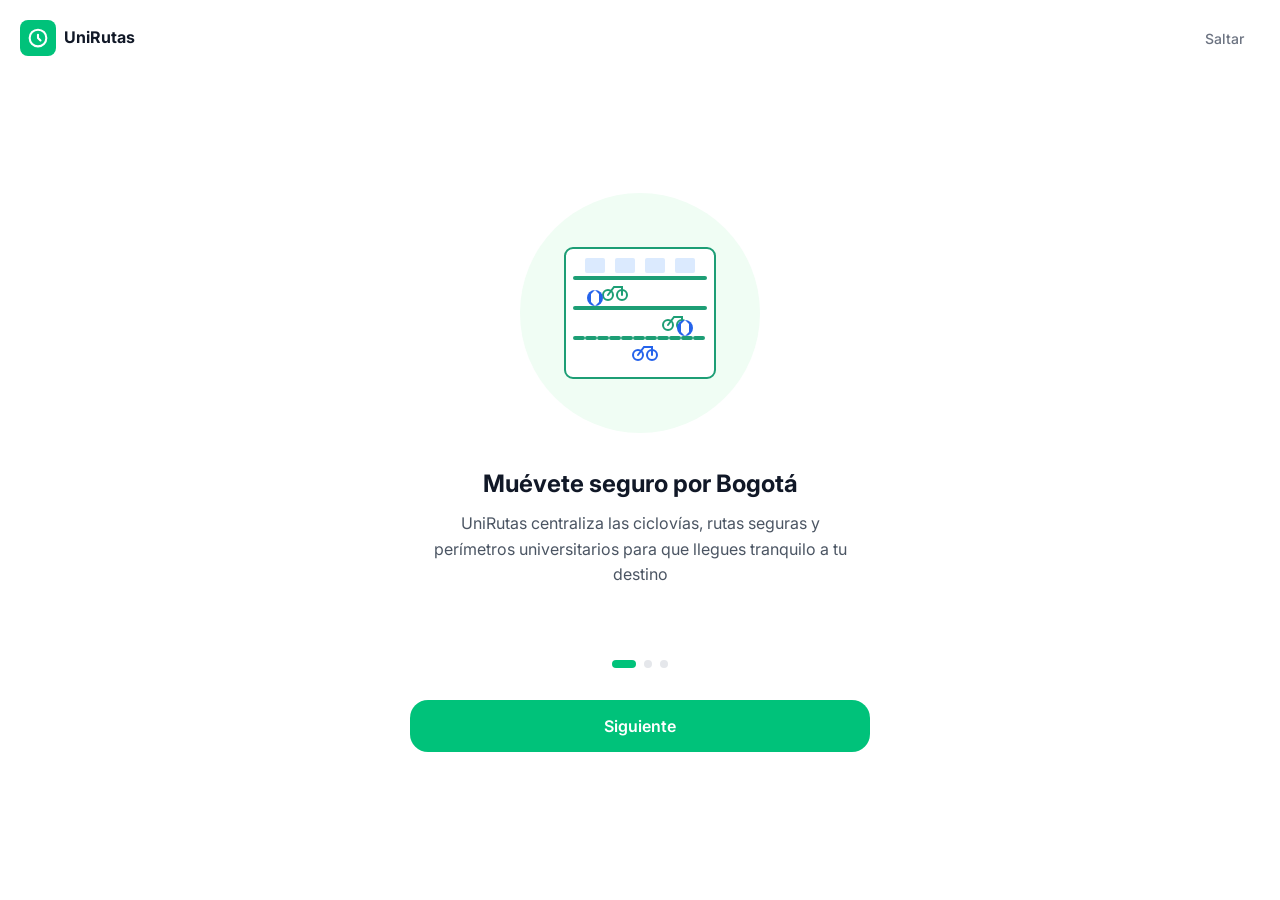
<file: onboarding.html>
<!DOCTYPE html>
<html lang="es">
<head>
  <meta charset="UTF-8">
  <meta name="viewport" content="width=device-width, initial-scale=1.0">
  <title>UniRutas — Bienvenido</title>
  <link rel="stylesheet" href="css/styles.css">
  <link rel="preconnect" href="https://fonts.googleapis.com">
  <link href="https://fonts.googleapis.com/css2?family=Inter:wght@400;500;600;700&display=swap" rel="stylesheet">
  <style>
    * {
      margin: 0;
      padding: 0;
      box-sizing: border-box;
    }

    body {
      font-family: 'Inter', -apple-system, BlinkMacSystemFont, sans-serif;
      background: var(--blanco, #ffffff);
      min-height: 100vh;
      display: flex;
      flex-direction: column;
      overflow: hidden;
    }

    .onboarding-container {
      flex: 1;
      display: flex;
      flex-direction: column;
      align-items: center;
      justify-content: center;
      padding: 20px;
      max-width: 500px;
      margin: 0 auto;
      width: 100%;
    }

    .skip-btn {
      position: absolute;
      top: 20px;
      right: 20px;
      padding: 10px 16px;
      border: none;
      background: transparent;
      color: var(--gris-500, #6b7280);
      font-size: 0.875rem;
      font-weight: 500;
      cursor: pointer;
      transition: color 0.15s;
    }
    .skip-btn:hover {
      color: var(--gris-700, #374151);
    }

    .carousel {
      position: relative;
      width: 100%;
      overflow: hidden;
    }

    .carousel-track {
      display: flex;
      transition: transform 0.5s cubic-bezier(0.34, 1.1, 0.64, 1);
    }

    .carousel-slide {
      flex: 0 0 100%;
      padding: 40px 20px;
      text-align: center;
      opacity: 0;
      transition: opacity 0.3s ease;
    }
    .carousel-slide.active {
      opacity: 1;
    }

    .illustration {
      width: 250px;
      height: 250px;
      margin: 0 auto 32px;
    }

    .slide-title {
      font-size: 1.5rem;
      font-weight: 700;
      color: var(--gris-900, #111827);
      margin-bottom: 12px;
    }

    .slide-text {
      font-size: 1rem;
      color: var(--gris-600, #4b5563);
      line-height: 1.6;
    }

    .dots {
      display: flex;
      justify-content: center;
      gap: 8px;
      margin: 32px 0;
    }

    .dot {
      width: 8px;
      height: 8px;
      border-radius: 50%;
      background: var(--gris-200, #e5e7eb);
      cursor: pointer;
      transition: all 0.3s;
    }
    .dot.active {
      background: var(--verde, #1d9e75);
      width: 24px;
      border-radius: 4px;
    }

    .btn-next {
      width: 100%;
      padding: 16px 32px;
      border-radius: var(--radio-lg, 12px);
      border: none;
      background: var(--verde, #1d9e75);
      color: var(--blanco, #ffffff);
      font-size: 1rem;
      font-weight: 600;
      cursor: pointer;
      transition: background 0.15s, transform 0.15s;
    }
    .btn-next:hover {
      background: var(--verde-dark, #0f6e56);
      transform: translateY(-1px);
    }
    .btn-next:active {
      transform: translateY(0);
    }

    .logo {
      position: absolute;
      top: 20px;
      left: 20px;
      display: flex;
      align-items: center;
      gap: 8px;
      text-decoration: none;
    }
    .logo-icon {
      width: 36px;
      height: 36px;
      background: var(--verde, #1d9e75);
      border-radius: 8px;
      display: flex;
      align-items: center;
      justify-content: center;
    }
    .logo-text {
      font-size: 1rem;
      font-weight: 700;
      color: var(--gris-900, #111827);
    }
  </style>
</head>
<body>

<a class="logo" href="index.html">
  <div class="logo-icon">
    <svg width="20" height="20" viewBox="0 0 24 24" fill="none" stroke="white" stroke-width="2.5" stroke-linecap="round" stroke-linejoin="round">
      <circle cx="12" cy="12" r="10"/>
      <path d="M12 8v4l3 3"/>
    </svg>
  </div>
  <span class="logo-text">UniRutas</span>
</a>

<button class="skip-btn" id="skip-btn">Saltar</button>

<div class="onboarding-container">
  <div class="carousel">
    <div class="carousel-track" id="carousel-track">
      
      <!-- Paso 1 -->
      <div class="carousel-slide active" data-step="0">
        <div class="illustration">
          <svg viewBox="0 0 250 250" fill="none" xmlns="http://www.w3.org/2000/svg">
            <!-- Background circle -->
            <circle cx="125" cy="125" r="120" fill="#f0fdf4"/>
            
            <!-- Map base -->
            <rect x="50" y="60" width="150" height="130" rx="8" fill="#ffffff" stroke="#1d9e75" stroke-width="2"/>
            
            <!-- Ciclovía routes -->
            <path d="M60 90 L190 90" stroke="#1d9e75" stroke-width="4" stroke-linecap="round"/>
            <path d="M60 120 L190 120" stroke="#1d9e75" stroke-width="4" stroke-linecap="round"/>
            <path d="M60 150 L190 150" stroke="#1d9e75" stroke-width="4" stroke-linecap="round" stroke-dasharray="8 4"/>
            
            <!-- Buildings -->
            <rect x="70" y="70" width="20" height="15" rx="2" fill="#dbeafe"/>
            <rect x="100" y="70" width="20" height="15" rx="2" fill="#dbeafe"/>
            <rect x="130" y="70" width="20" height="15" rx="2" fill="#dbeafe"/>
            <rect x="160" y="70" width="20" height="15" rx="2" fill="#dbeafe"/>
            
            <!-- Bicycles -->
            <g transform="translate(85, 95)">
              <circle cx="8" cy="12" r="5" stroke="#1d9e75" stroke-width="2" fill="none"/>
              <circle cx="22" cy="12" r="5" stroke="#1d9e75" stroke-width="2" fill="none"/>
              <path d="M8 12 L14 4 L22 4 L22 12" stroke="#1d9e75" stroke-width="2" fill="none" stroke-linecap="round"/>
            </g>
            <g transform="translate(145, 125)">
              <circle cx="8" cy="12" r="5" stroke="#1d9e75" stroke-width="2" fill="none"/>
              <circle cx="22" cy="12" r="5" stroke="#1d9e75" stroke-width="2" fill="none"/>
              <path d="M8 12 L14 4 L22 4 L22 12" stroke="#1d9e75" stroke-width="2" fill="none" stroke-linecap="round"/>
            </g>
            <g transform="translate(115, 155)">
              <circle cx="8" cy="12" r="5" stroke="#2563eb" stroke-width="2" fill="none"/>
              <circle cx="22" cy="12" r="5" stroke="#2563eb" stroke-width="2" fill="none"/>
              <path d="M8 12 L14 4 L22 4 L22 12" stroke="#2563eb" stroke-width="2" fill="none" stroke-linecap="round"/>
            </g>
            
            <!-- University markers -->
            <circle cx="80" cy="110" r="8" fill="#2563eb"/>
            <path d="M76 106 L80 102 L84 106 L84 114 L80 118 L76 114 Z" fill="white"/>
            
            <circle cx="170" cy="140" r="8" fill="#2563eb"/>
            <path d="M166 136 L170 132 L174 136 L174 144 L170 148 L166 144 Z" fill="white"/>
          </svg>
        </div>
        <h2 class="slide-title">Muévete seguro por Bogotá</h2>
        <p class="slide-text">UniRutas centraliza las ciclovías, rutas seguras y perímetros universitarios para que llegues tranquilo a tu destino</p>
      </div>

      <!-- Paso 2 -->
      <div class="carousel-slide" data-step="1">
        <div class="illustration">
          <svg viewBox="0 0 250 250" fill="none" xmlns="http://www.w3.org/2000/svg">
            <!-- Background circle -->
            <circle cx="125" cy="125" r="120" fill="#fef3c7"/>
            
            <!-- Road -->
            <path d="M30 180 Q125 100 220 180" stroke="#f59e0b" stroke-width="8" fill="none" stroke-linecap="round"/>
            <path d="M30 180 Q125 100 220 180" stroke="#ffffff" stroke-width="4" fill="none" stroke-linecap="round" stroke-dasharray="12 8"/>
            
            <!-- Cyclist 1 -->
            <g transform="translate(60, 150)">
              <circle cx="10" cy="15" r="6" stroke="#f59e0b" stroke-width="2" fill="none"/>
              <circle cx="26" cy="15" r="6" stroke="#f59e0b" stroke-width="2" fill="none"/>
              <path d="M10 15 L18 5 L26 5 L26 15" stroke="#f59e0b" stroke-width="2" fill="none" stroke-linecap="round"/>
              <circle cx="18" cy="3" r="4" fill="#f59e0b"/>
            </g>
            
            <!-- Cyclist 2 -->
            <g transform="translate(95, 135)">
              <circle cx="10" cy="15" r="6" stroke="#f59e0b" stroke-width="2" fill="none"/>
              <circle cx="26" cy="15" r="6" stroke="#f59e0b" stroke-width="2" fill="none"/>
              <path d="M10 15 L18 5 L26 5 L26 15" stroke="#f59e0b" stroke-width="2" fill="none" stroke-linecap="round"/>
              <circle cx="18" cy="3" r="4" fill="#f59e0b"/>
            </g>
            
            <!-- Cyclist 3 -->
            <g transform="translate(130, 125)">
              <circle cx="10" cy="15" r="6" stroke="#f59e0b" stroke-width="2" fill="none"/>
              <circle cx="26" cy="15" r="6" stroke="#f59e0b" stroke-width="2" fill="none"/>
              <path d="M10 15 L18 5 L26 5 L26 15" stroke="#f59e0b" stroke-width="2" fill="none" stroke-linecap="round"/>
              <circle cx="18" cy="3" r="4" fill="#f59e0b"/>
            </g>
            
            <!-- Cyclist 4 -->
            <g transform="translate(165, 135)">
              <circle cx="10" cy="15" r="6" stroke="#f59e0b" stroke-width="2" fill="none"/>
              <circle cx="26" cy="15" r="6" stroke="#f59e0b" stroke-width="2" fill="none"/>
              <path d="M10 15 L18 5 L26 5 L26 15" stroke="#f59e0b" stroke-width="2" fill="none" stroke-linecap="round"/>
              <circle cx="18" cy="3" r="4" fill="#f59e0b"/>
            </g>
            
            <!-- Connection lines -->
            <path d="M78 165 L95 150" stroke="#f59e0b" stroke-width="2" stroke-dasharray="4 4" opacity="0.5"/>
            <path d="M121 150 L130 140" stroke="#f59e0b" stroke-width="2" stroke-dasharray="4 4" opacity="0.5"/>
            <path d="M156 140 L165 150" stroke="#f59e0b" stroke-width="2" stroke-dasharray="4 4" opacity="0.5"/>
          </svg>
        </div>
        <h2 class="slide-title">Viaja en pelotón</h2>
        <p class="slide-text">Únete a grupos de ciclistas, peatones y patinadores que van hacia tu misma dirección. Mayor seguridad en números</p>
      </div>

      <!-- Paso 3 -->
      <div class="carousel-slide" data-step="2">
        <div class="illustration">
          <svg viewBox="0 0 250 250" fill="none" xmlns="http://www.w3.org/2000/svg">
            <!-- Background circle -->
            <circle cx="125" cy="125" r="120" fill="#fee2e2"/>
            
            <!-- Map base -->
            <rect x="50" y="60" width="150" height="130" rx="8" fill="#ffffff" stroke="#dc2626" stroke-width="2"/>
            
            <!-- Grid lines -->
            <path d="M50 90 L200 90" stroke="#fee2e2" stroke-width="1"/>
            <path d="M50 120 L200 120" stroke="#fee2e2" stroke-width="1"/>
            <path d="M50 150 L200 150" stroke="#fee2e2" stroke-width="1"/>
            <path d="M80 60 L80 190" stroke="#fee2e2" stroke-width="1"/>
            <path d="M125 60 L125 190" stroke="#fee2e2" stroke-width="1"/>
            <path d="M170 60 L170 190" stroke="#fee2e2" stroke-width="1"/>
            
            <!-- Danger markers -->
            <g transform="translate(70, 100)">
              <circle cx="12" cy="12" r="12" fill="#dc2626"/>
              <text x="12" y="17" text-anchor="middle" fill="white" font-size="14" font-weight="bold">!</text>
            </g>
            
            <g transform="translate(150, 130)">
              <circle cx="12" cy="12" r="12" fill="#92400e"/>
              <text x="12" y="17" text-anchor="middle" fill="white" font-size="14">🕳️</text>
            </g>
            
            <g transform="translate(100, 160)">
              <circle cx="12" cy="12" r="12" fill="#1e40af"/>
              <text x="12" y="17" text-anchor="middle" fill="white" font-size="14">🌊</text>
            </g>
            
            <g transform="translate(180, 85)">
              <circle cx="12" cy="12" r="12" fill="#7c3aed"/>
              <text x="12" y="17" text-anchor="middle" fill="white" font-size="14">👤</text>
            </g>
            
            <!-- Pulse effect on danger markers -->
            <circle cx="82" cy="112" r="16" fill="none" stroke="#dc2626" stroke-width="2" opacity="0.3">
              <animate attributeName="r" from="12" to="20" dur="1.5s" repeatCount="indefinite"/>
              <animate attributeName="opacity" from="0.5" to="0" dur="1.5s" repeatCount="indefinite"/>
            </circle>
            
            <circle cx="162" cy="142" r="16" fill="none" stroke="#92400e" stroke-width="2" opacity="0.3">
              <animate attributeName="r" from="12" to="20" dur="1.5s" repeatCount="indefinite" begin="0.5s"/>
              <animate attributeName="opacity" from="0.5" to="0" dur="1.5s" repeatCount="indefinite" begin="0.5s"/>
            </circle>
          </svg>
        </div>
        <h2 class="slide-title">Reporta y protege</h2>
        <p class="slide-text">Avisa a tu comunidad sobre huecos, inundaciones o situaciones de riesgo en tiempo real</p>
      </div>

    </div>
  </div>

  <div class="dots" id="dots">
    <div class="dot active" data-step="0"></div>
    <div class="dot" data-step="1"></div>
    <div class="dot" data-step="2"></div>
  </div>

  <button class="btn-next" id="btn-next">Siguiente</button>
</div>

<script>
  // Check if onboarding has been seen
  if (localStorage.getItem('onboarding_visto') === 'true') {
    window.location.href = 'login.html';
  }

  const track = document.getElementById('carousel-track');
  const dots = document.querySelectorAll('.dot');
  const slides = document.querySelectorAll('.carousel-slide');
  const btnNext = document.getElementById('btn-next');
  const skipBtn = document.getElementById('skip-btn');
  
  let currentStep = 0;
  const totalSteps = 3;

  function goToStep(step) {
    currentStep = step;
    
    // Update track position
    track.style.transform = `translateX(-${step * 100}%)`;
    
    // Update slides
    slides.forEach((slide, index) => {
      slide.classList.toggle('active', index === step);
    });
    
    // Update dots
    dots.forEach((dot, index) => {
      dot.classList.toggle('active', index === step);
    });
    
    // Update button text
    if (step === totalSteps - 1) {
      btnNext.textContent = 'Empezar';
    } else {
      btnNext.textContent = 'Siguiente';
    }
    
    // Update skip button visibility
    if (step === totalSteps - 1) {
      skipBtn.style.display = 'none';
    } else {
      skipBtn.style.display = 'block';
    }
  }

  // Next button
  btnNext.addEventListener('click', () => {
    if (currentStep < totalSteps - 1) {
      goToStep(currentStep + 1);
    } else {
      finishOnboarding();
    }
  });

  // Skip button
  skipBtn.addEventListener('click', finishOnboarding);

  // Dots navigation
  dots.forEach(dot => {
    dot.addEventListener('click', () => {
      goToStep(parseInt(dot.dataset.step));
    });
  });

  // Finish onboarding
  function finishOnboarding() {
    localStorage.setItem('onboarding_visto', 'true');
    window.location.href = 'login.html';
  }

  // Keyboard navigation
  document.addEventListener('keydown', (e) => {
    if (e.key === 'ArrowRight' || e.key === ' ') {
      e.preventDefault();
      if (currentStep < totalSteps - 1) {
        goToStep(currentStep + 1);
      } else {
        finishOnboarding();
      }
    } else if (e.key === 'ArrowLeft') {
      e.preventDefault();
      if (currentStep > 0) {
        goToStep(currentStep - 1);
      }
    }
  });

  // Touch swipe support
  let touchStartX = 0;
  let touchEndX = 0;

  const carousel = document.querySelector('.carousel');
  
  carousel.addEventListener('touchstart', (e) => {
    touchStartX = e.changedTouches[0].screenX;
  }, false);

  carousel.addEventListener('touchend', (e) => {
    touchEndX = e.changedTouches[0].screenX;
    handleSwipe();
  }, false);

  function handleSwipe() {
    const swipeThreshold = 50;
    const diff = touchStartX - touchEndX;
    
    if (diff > swipeThreshold) {
      // Swipe left - next
      if (currentStep < totalSteps - 1) {
        goToStep(currentStep + 1);
      }
    } else if (diff < -swipeThreshold) {
      // Swipe right - previous
      if (currentStep > 0) {
        goToStep(currentStep - 1);
      }
    }
  }
</script>

</body>
</html>
</file>
<file: css/styles.css>
/* ============================================
   UNIRUTAS — Sistema de diseño vibrante
   ============================================ */

@import url('https://fonts.googleapis.com/css2?family=Plus+Jakarta+Sans:wght@400;500;600;700;800&display=swap');

/* Variables */
:root {
  --verde:          #00C27A;
  --verde-dark:     #00956B;
  --verde-light:    #E6FBF4;
  --verde-mid:      #00A86B;
  --azul:           #3B6FFF;
  --azul-dark:      #2952CC;
  --azul-light:     #EEF2FF;
  --naranja:        #FF6B35;
  --naranja-light:  #FFF0EB;
  --amarillo:       #FFB800;
  --amarillo-light: #FFFBEB;
  --rojo:           #FF3B3B;
  --rojo-light:     #FFF0F0;
  --morado:         #7C3AED;
  --morado-light:   #F3EEFF;
  --fondo:          #F0F4F8;
  --fondo-card:     #FFFFFF;
  --texto:          #0A1628;
  --texto-2:        #3D5066;
  --texto-3:        #7A8FA6;
  --borde:          #E2EAF0;
  --borde-2:        #C8D8E8;
  --blanco:         #FFFFFF;
  --radio-sm:       8px;
  --radio-md:       12px;
  --radio-lg:       18px;
  --radio-xl:       24px;
  --radio-pill:     100px;
  --sombra-sm:      0 2px 8px rgba(0,0,0,0.06);
  --sombra-md:      0 4px 20px rgba(0,0,0,0.10);
  --sombra-lg:      0 8px 40px rgba(0,0,0,0.14);
  --sombra-verde:   0 4px 20px rgba(0,194,122,0.30);
  --sombra-azul:    0 4px 20px rgba(59,111,255,0.25);
  --sombra-rojo:    0 4px 20px rgba(255,59,59,0.35);
  --fuente:         'Plus Jakarta Sans', -apple-system, BlinkMacSystemFont, sans-serif;
  color-scheme: light;
}

/* Reset y Base */
*, *::before, *::after {
  box-sizing: border-box;
  margin: 0;
  padding: 0;
}

html {
  font-size: 16px;
  -webkit-text-size-adjust: 100%;
  scroll-behavior: smooth;
}

body {
  font-family: var(--fuente);
  color: var(--texto);
  background: var(--fondo);
  line-height: 1.6;
  min-height: 100vh;
}

a {
  color: var(--verde-dark);
  text-decoration: none;
}

a:hover {
  text-decoration: underline;
}

button {
  cursor: pointer;
  font-family: inherit;
}

input, select, textarea {
  font-family: inherit;
}

img, svg {
  display: block;
  max-width: 100%;
}

/* ============================================
   TIPOGRAFÍA
   ============================================ */
h1 {
  font-size: 2rem;
  font-weight: 800;
  line-height: 1.15;
  color: var(--texto);
}

h2 {
  font-size: 1.5rem;
  font-weight: 700;
  line-height: 1.2;
  color: var(--texto);
}

h3 {
  font-size: 1.25rem;
  font-weight: 700;
  line-height: 1.3;
  color: var(--texto);
}

h4 {
  font-size: 1rem;
  font-weight: 600;
  color: var(--texto);
}

p {
  font-size: 0.9375rem;
  color: var(--texto-2);
  line-height: 1.65;
}

small {
  font-size: 0.8125rem;
  color: var(--texto-3);
}

/* ============================================
   BOTONES
   ============================================ */
.btn {
  display: inline-flex;
  align-items: center;
  justify-content: center;
  gap: 8px;
  min-height: 50px;
  padding: 0 22px;
  border-radius: var(--radio-md);
  font-size: 0.9375rem;
  font-weight: 700;
  border: none;
  transition: background 0.2s, box-shadow 0.2s, border-color 0.2s, color 0.2s, transform 0.2s, opacity 0.2s;
  white-space: nowrap;
  letter-spacing: -0.01em;
}

.btn:active {
  transform: scale(0.97);
}

.btn:disabled {
  opacity: 0.5;
  cursor: not-allowed;
}

.btn-primary {
  background: linear-gradient(135deg, var(--verde) 0%, var(--verde-mid) 100%);
  color: var(--blanco);
  width: 100%;
  box-shadow: var(--sombra-verde);
}

.btn-primary:hover {
  background: linear-gradient(135deg, var(--verde-dark) 0%, #008a5a 100%);
  box-shadow: 0 6px 28px rgba(0,194,122,0.40);
}

.btn-secondary {
  background: var(--verde-light);
  color: var(--verde-dark);
  border: 1.5px solid rgba(0,194,122,0.25);
  width: 100%;
}

.btn-secondary:hover {
  background: #d0f7ec;
  border-color: var(--verde);
}

.btn-outline {
  background: transparent;
  color: var(--verde-dark);
  border: 2px solid var(--verde);
  width: 100%;
}

.btn-outline:hover {
  background: var(--verde-light);
}

.btn-azul {
  background: linear-gradient(135deg, var(--azul) 0%, #5585FF 100%);
  color: var(--blanco);
  width: 100%;
  box-shadow: var(--sombra-azul);
}

.btn-azul:hover {
  background: linear-gradient(135deg, var(--azul-dark) 0%, var(--azul) 100%);
}

.btn-danger {
  background: linear-gradient(135deg, var(--rojo) 0%, #FF6060 100%);
  color: var(--blanco);
  width: 100%;
  box-shadow: var(--sombra-rojo);
}

.btn-danger:hover {
  background: linear-gradient(135deg, #e02020 0%, var(--rojo) 100%);
}

.btn-ghost {
  background: transparent;
  color: var(--texto-2);
  border: 1.5px solid var(--borde);
  width: 100%;
}

.btn-ghost:hover {
  background: var(--fondo);
  border-color: var(--borde-2);
}

.btn-icon {
  width: 44px;
  height: 44px;
  padding: 0;
  border-radius: 50%;
  background: var(--fondo-card);
  color: var(--texto-2);
  border: 1.5px solid var(--borde);
  box-shadow: var(--sombra-sm);
  transition: background 0.2s, border-color 0.2s, color 0.2s;
}

.btn-icon:hover {
  background: var(--verde-light);
  color: var(--verde-dark);
  border-color: var(--verde);
}

.btn-sm {
  min-height: 38px;
  padding: 0 16px;
  font-size: 0.875rem;
  width: auto;
  border-radius: var(--radio-sm);
}

.btn-auto {
  width: auto;
}

/* ============================================
   INPUTS Y FORMULARIOS
   ============================================ */
.form-group {
  display: flex;
  flex-direction: column;
  gap: 6px;
  margin-bottom: 18px;
}

.form-label {
  font-size: 0.875rem;
  font-weight: 700;
  color: var(--texto);
  letter-spacing: -0.01em;
}

.form-input {
  height: 52px;
  padding: 0 16px;
  border: 2px solid var(--borde);
  border-radius: var(--radio-md);
  font-size: 1rem;
  font-weight: 500;
  color: var(--texto);
  background: var(--blanco);
  transition: border-color 0.2s, box-shadow 0.2s;
  width: 100%;
}

.form-input::placeholder {
  color: var(--texto-3);
  font-weight: 400;
}

.form-input:focus {
  outline: none;
  border-color: var(--verde);
  box-shadow: 0 0 0 4px rgba(0,194,122,0.12);
  background: var(--blanco);
}

.form-input.error {
  border-color: var(--rojo);
  box-shadow: 0 0 0 4px rgba(255,59,59,0.10);
}

.form-select {
  height: 52px;
  padding: 0 16px;
  padding-right: 40px;
  border: 2px solid var(--borde);
  border-radius: var(--radio-md);
  font-size: 1rem;
  font-weight: 500;
  color: var(--texto);
  background: var(--blanco);
  width: 100%;
  appearance: none;
  background-image: url("data:image/svg+xml,%3Csvg xmlns='http://www.w3.org/2000/svg' width='16' height='16' viewBox='0 0 24 24' fill='none' stroke='%2300C27A' stroke-width='2'%3E%3Cpath d='M6 9l6 6 6-6'/%3E%3C/svg%3E");
  background-repeat: no-repeat;
  background-position: right 14px center;
  transition: border-color 0.2s, box-shadow 0.2s;
}

.form-select:focus {
  outline: none;
  border-color: var(--verde);
  box-shadow: 0 0 0 4px rgba(0,194,122,0.12);
}

.form-textarea {
  height: auto;
  min-height: 110px;
  padding: 14px 16px;
  border: 2px solid var(--borde);
  border-radius: var(--radio-md);
  font-size: 1rem;
  font-weight: 500;
  color: var(--texto);
  background: var(--blanco);
  transition: border-color 0.2s, box-shadow 0.2s;
  width: 100%;
  resize: vertical;
}

.form-textarea:focus {
  outline: none;
  border-color: var(--verde);
  box-shadow: 0 0 0 4px rgba(0,194,122,0.12);
}

.form-error {
  font-size: 0.8rem;
  color: var(--rojo);
  font-weight: 600;
  display: none;
}

.form-error.visible {
  display: block;
}

/* ============================================
   CARDS
   ============================================ */
.card {
  background: var(--blanco);
  border-radius: var(--radio-lg);
  border: 1.5px solid var(--borde);
  padding: 20px;
  box-shadow: var(--sombra-sm);
  transition: border-color 0.2s, box-shadow 0.2s, transform 0.2s;
}

.card:hover {
  border-color: var(--borde-2);
  box-shadow: var(--sombra-md);
  transform: translateY(-1px);
}

.card-sm {
  padding: 14px 16px;
}

/* ============================================
   BADGES
   ============================================ */
.badge {
  display: inline-flex;
  align-items: center;
  gap: 4px;
  font-size: 0.75rem;
  font-weight: 700;
  padding: 5px 12px;
  border-radius: var(--radio-pill);
  letter-spacing: 0.01em;
}

.badge-verde {
  background: var(--verde-light);
  color: var(--verde-dark);
  border: 1px solid rgba(0,194,122,0.2);
}

.badge-azul {
  background: var(--azul-light);
  color: var(--azul-dark);
  border: 1px solid rgba(59,111,255,0.2);
}

.badge-rojo {
  background: var(--rojo-light);
  color: var(--rojo);
  border: 1px solid rgba(255,59,59,0.2);
}

.badge-naranja {
  background: var(--naranja-light);
  color: var(--naranja);
  border: 1px solid rgba(255,107,53,0.2);
}

.badge-amarillo {
  background: var(--amarillo-light);
  color: #9a6f00;
  border: 1px solid rgba(255,184,0,0.2);
}

.badge-morado {
  background: var(--morado-light);
  color: var(--morado);
  border: 1px solid rgba(124,58,237,0.2);
}

.badge-gris {
  background: var(--fondo);
  color: var(--texto-2);
  border: 1px solid var(--borde);
}

/* ============================================
   TOAST
   ============================================ */
#toast-container {
  position: fixed;
  top: 16px;
  left: 50%;
  transform: translateX(-50%);
  z-index: 9999;
  display: flex;
  flex-direction: column;
  gap: 8px;
  width: calc(100% - 32px);
  max-width: 420px;
  pointer-events: none;
}

.toast {
  display: flex;
  align-items: center;
  gap: 12px;
  padding: 16px 18px;
  border-radius: var(--radio-md);
  font-size: 0.9rem;
  font-weight: 600;
  pointer-events: auto;
  box-shadow: var(--sombra-lg);
  animation: toastIn 0.3s cubic-bezier(0.34,1.2,0.64,1);
}

.toast.success {
  background: linear-gradient(135deg, #00956B, var(--verde));
  color: var(--blanco);
}

.toast.warning {
  background: linear-gradient(135deg, #e09000, var(--amarillo));
  color: var(--blanco);
}

.toast.danger {
  background: linear-gradient(135deg, #e02020, var(--rojo));
  color: var(--blanco);
}

.toast.info {
  background: linear-gradient(135deg, var(--azul-dark), var(--azul));
  color: var(--blanco);
}

.toast.out {
  animation: toastOut 0.25s ease forwards;
}

@keyframes toastIn {
  from {
    opacity: 0;
    transform: translateY(-16px);
  }
  to {
    opacity: 1;
    transform: translateY(0);
  }
}

@keyframes toastOut {
  from {
    opacity: 1;
    transform: translateY(0);
  }
  to {
    opacity: 0;
    transform: translateY(-16px);
  }
}

/* ============================================
   NAVBAR INFERIOR
   ============================================ */
.navbar {
  position: fixed;
  bottom: 0;
  left: 0;
  right: 0;
  height: 68px;
  background: var(--blanco);
  border-top: 2px solid var(--borde);
  display: flex;
  align-items: center;
  justify-content: space-around;
  z-index: 100;
  padding-bottom: env(safe-area-inset-bottom);
  box-shadow: 0 -4px 20px rgba(0,0,0,0.06);
}

.navbar-item {
  display: flex;
  flex-direction: column;
  align-items: center;
  gap: 3px;
  color: var(--texto-3);
  font-size: 0.6875rem;
  font-weight: 700;
  min-width: 60px;
  padding: 8px 0;
  text-decoration: none;
  transition: color 0.2s;
  border-radius: var(--radio-sm);
  letter-spacing: 0.01em;
}

.navbar-item svg {
  width: 22px;
  height: 22px;
}

.navbar-item.active {
  color: var(--verde-dark);
}

.navbar-item.active svg {
  stroke: var(--verde);
  stroke-width: 2.5px;
}

.navbar-item:hover {
  color: var(--verde-dark);
  text-decoration: none;
}

/* ============================================
   PÁGINAS AUTH
   ============================================ */
.auth-page {
  min-height: 100vh;
  display: flex;
  flex-direction: column;
  align-items: center;
  justify-content: center;
  padding: 28px 20px;
  background: linear-gradient(160deg, #e6fbf4 0%, var(--azul-light) 50%, #fff 100%);
}

.auth-logo {
  display: flex;
  align-items: center;
  gap: 10px;
  margin-bottom: 36px;
}

.auth-logo-icon {
  width: 54px;
  height: 54px;
  background: linear-gradient(135deg, var(--verde) 0%, var(--verde-mid) 100%);
  border-radius: 14px;
  display: flex;
  align-items: center;
  justify-content: center;
  box-shadow: var(--sombra-verde);
}

.auth-logo-text {
  font-size: 1.625rem;
  font-weight: 800;
  color: var(--texto);
  letter-spacing: -0.03em;
}

.auth-card {
  width: 100%;
  max-width: 420px;
  background: var(--blanco);
  border-radius: var(--radio-xl);
  border: 1.5px solid var(--borde);
  padding: 36px 32px;
  box-shadow: 0 8px 40px rgba(0,194,122,0.10);
}

@media (max-width: 420px) {
  .auth-card {
    padding: 28px 20px;
    border-radius: var(--radio-lg);
  }
}

.auth-card h2 {
  margin-bottom: 4px;
  font-size: 1.625rem;
  font-weight: 800;
  letter-spacing: -0.03em;
}

.auth-card > p {
  margin-bottom: 28px;
  color: var(--texto-3);
}

.auth-divider {
  text-align: center;
  margin: 22px 0;
  font-size: 0.875rem;
  color: var(--texto-3);
  position: relative;
}

.auth-divider::before,
.auth-divider::after {
  content: '';
  position: absolute;
  top: 50%;
  width: 42%;
  height: 1px;
  background: var(--borde);
}

.auth-divider::before {
  left: 0;
}

.auth-divider::after {
  right: 0;
}

.auth-footer {
  text-align: center;
  margin-top: 24px;
  font-size: 0.9rem;
  color: var(--texto-2);
}

/* ============================================
   PASOS DE REGISTRO
   ============================================ */
.steps-indicator {
  display: flex;
  align-items: center;
  justify-content: center;
  gap: 0;
  margin-bottom: 32px;
}

.step-dot {
  width: 32px;
  height: 32px;
  border-radius: 50%;
  background: var(--borde);
  color: var(--texto-3);
  font-size: 0.8rem;
  font-weight: 800;
  display: flex;
  align-items: center;
  justify-content: center;
  transition: background 0.3s, color 0.3s, box-shadow 0.3s;
  position: relative;
  z-index: 1;
}

.step-dot.active {
  background: linear-gradient(135deg, var(--verde), var(--verde-mid));
  color: var(--blanco);
  box-shadow: var(--sombra-verde);
}

.step-dot.done {
  background: var(--verde-dark);
  color: var(--blanco);
}

.step-line {
  flex: 1;
  height: 3px;
  background: var(--borde);
  max-width: 52px;
  transition: background 0.3s;
}

.step-line.done {
  background: var(--verde-dark);
}

.step-panel {
  display: none;
}

.step-panel.active {
  display: block;
}

/* ============================================
   SELECTOR VEHÍCULO
   ============================================ */
.vehiculo-grid {
  display: grid;
  grid-template-columns: repeat(auto-fit, minmax(90px, 1fr));
  gap: 10px;
}

.vehiculo-option input {
  display: none;
}

.vehiculo-option label {
  display: flex;
  flex-direction: column;
  align-items: center;
  gap: 8px;
  padding: 18px 8px;
  border: 2px solid var(--borde);
  border-radius: var(--radio-md);
  cursor: pointer;
  font-size: 0.8125rem;
  font-weight: 700;
  color: var(--texto-3);
  transition: border-color 0.2s, background 0.2s, color 0.2s, box-shadow 0.2s;
  text-align: center;
  background: var(--blanco);
}

.vehiculo-option label svg {
  width: 30px;
  height: 30px;
  color: var(--texto-3);
  transition: color 0.2s;
}

.vehiculo-option input:checked + label {
  border-color: var(--verde);
  background: var(--verde-light);
  color: var(--verde-dark);
  box-shadow: 0 0 0 3px rgba(0,194,122,0.15);
}

.vehiculo-option input:checked + label svg {
  color: var(--verde);
}

/* ============================================
   FILTROS HORIZONTALES
   ============================================ */
.filtros {
  display: flex;
  gap: 8px;
  overflow-x: auto;
  padding: 14px 16px 14px;
  scrollbar-width: none;
}

.filtros::-webkit-scrollbar {
  display: none;
}

.filtro-btn {
  flex-shrink: 0;
  height: 38px;
  padding: 0 18px;
  border-radius: var(--radio-pill);
  border: 2px solid var(--borde);
  background: var(--blanco);
  font-size: 0.875rem;
  font-weight: 700;
  color: var(--texto-2);
  cursor: pointer;
  white-space: nowrap;
  transition: background 0.2s, border-color 0.2s, color 0.2s, box-shadow 0.2s;
}

.filtro-btn:hover {
  border-color: var(--verde);
  color: var(--verde-dark);
}

.filtro-btn.active {
  background: var(--verde);
  color: var(--blanco);
  border-color: var(--verde);
  box-shadow: var(--sombra-verde);
}

/* ============================================
   CARDS DE PELOTÓN
   ============================================ */
.peloton-card {
  background: var(--blanco);
  border-radius: var(--radio-lg);
  border: 1.5px solid var(--borde);
  padding: 18px;
  margin: 0 16px 12px;
  box-shadow: var(--sombra-sm);
  transition: border-color 0.2s, box-shadow 0.2s, transform 0.2s;
}

.peloton-card:hover {
  border-color: var(--verde);
  box-shadow: 0 4px 20px rgba(0,194,122,0.12);
  transform: translateY(-2px);
}

.avatar {
  width: 46px;
  height: 46px;
  border-radius: 50%;
  background: linear-gradient(135deg, var(--verde-light), #c0f5e0);
  color: var(--verde-dark);
  font-size: 0.875rem;
  font-weight: 800;
  display: flex;
  align-items: center;
  justify-content: center;
  flex-shrink: 0;
  border: 2px solid rgba(0,194,122,0.2);
}

.progress-bar {
  height: 7px;
  background: var(--borde);
  border-radius: var(--radio-pill);
  overflow: hidden;
}

.progress-bar-fill {
  height: 100%;
  background: linear-gradient(90deg, var(--verde) 0%, var(--verde-mid) 100%);
  border-radius: var(--radio-pill);
  transition: width 0.4s ease;
}

/* ============================================
   BOTTOM SHEET
   ============================================ */
.bottom-sheet {
  position: fixed;
  bottom: 68px;
  left: 0;
  right: 0;
  z-index: 80;
  background: var(--blanco);
  border-radius: 24px 24px 0 0;
  box-shadow: 0 -8px 48px rgba(0,0,0,0.14);
  padding: 12px 20px 36px;
  transform: translateY(100%);
  transition: transform 0.38s cubic-bezier(0.34,1.1,0.64,1);
  max-height: 88vh;
  overflow-y: auto;
}

.bottom-sheet.open {
  transform: translateY(0);
}

.sheet-handle {
  width: 48px;
  height: 5px;
  background: var(--borde);
  border-radius: var(--radio-pill);
  margin: 0 auto 22px;
}

/* ============================================
   OVERLAY
   ============================================ */
.overlay {
  position: fixed;
  inset: 0;
  background: rgba(10,22,40,0.45);
  z-index: 75;
  display: none;
  backdrop-filter: blur(3px);
  -webkit-backdrop-filter: blur(3px);
}

.overlay.visible {
  display: block;
}

/* ============================================
   MAPA
   ============================================ */
.mapa-header {
  position: fixed;
  top: 0;
  left: 0;
  right: 0;
  z-index: 50;
  padding: 12px 16px;
  display: flex;
  align-items: center;
  gap: 10px;
  background: linear-gradient(to bottom, rgba(255,255,255,0.97) 70%, transparent);
  pointer-events: none;
}

.mapa-header > * {
  pointer-events: auto;
}

.mapa-logo-icon {
  width: 38px;
  height: 38px;
  background: linear-gradient(135deg, var(--verde), var(--verde-mid));
  border-radius: 10px;
  display: flex;
  align-items: center;
  justify-content: center;
  box-shadow: var(--sombra-verde);
}

.mapa-logo-text {
  font-size: 1.125rem;
  font-weight: 800;
  color: var(--texto);
  letter-spacing: -0.03em;
}

.mapa-busqueda {
  flex: 1;
  height: 44px;
  border: 2px solid var(--borde);
  border-radius: var(--radio-pill);
  padding: 0 16px;
  font-size: 0.9rem;
  font-weight: 500;
  background: var(--blanco);
  box-shadow: var(--sombra-sm);
  transition: border-color 0.2s, box-shadow 0.2s;
}

.mapa-busqueda:focus {
  outline: none;
  border-color: var(--verde);
  box-shadow: 0 0 0 4px rgba(0,194,122,0.12);
}

.capas-panel {
  position: fixed;
  top: 72px;
  right: 12px;
  z-index: 50;
  background: var(--blanco);
  border-radius: var(--radio-lg);
  border: 1.5px solid var(--borde);
  box-shadow: var(--sombra-md);
  padding: 10px;
  display: flex;
  flex-direction: column;
  gap: 8px;
}

.capa-btn {
  width: 42px;
  height: 42px;
  border-radius: var(--radio-md);
  border: 1.5px solid var(--borde);
  background: var(--blanco);
  display: flex;
  align-items: center;
  justify-content: center;
  cursor: pointer;
  transition: background 0.2s, border-color 0.2s;
}

.capa-btn:hover {
  background: var(--fondo);
}

.capa-btn.active-ciclovias {
  background: var(--verde-light);
  border-color: var(--verde);
}

.capa-btn.active-universidades {
  background: var(--azul-light);
  border-color: var(--azul);
}

.capa-btn.active-pelotones {
  background: var(--amarillo-light);
  border-color: var(--amarillo);
}

.capa-btn.active-reportes {
  background: var(--rojo-light);
  border-color: var(--rojo);
}

.capa-tooltip {
  position: absolute;
  right: 50px;
  top: 50%;
  transform: translateY(-50%);
  background: rgba(10,22,40,0.88);
  color: var(--blanco);
  font-size: 0.75rem;
  font-weight: 600;
  padding: 5px 10px;
  border-radius: 8px;
  white-space: nowrap;
  pointer-events: none;
  opacity: 0;
  transition: opacity 0.15s;
}

.capa-btn:hover .capa-tooltip {
  opacity: 1;
}

@media (max-width: 768px) {
  .capa-tooltip {
    display: none;
  }
}

.leyenda {
  position: fixed;
  bottom: 84px;
  left: 12px;
  z-index: 50;
  background: rgba(255,255,255,0.95);
  border-radius: var(--radio-md);
  border: 1.5px solid var(--borde);
  padding: 10px 14px;
  box-shadow: var(--sombra-sm);
  font-size: 0.75rem;
  font-weight: 600;
  display: flex;
  flex-direction: column;
  gap: 5px;
  backdrop-filter: blur(8px);
}

.leyenda-item {
  display: flex;
  align-items: center;
  gap: 7px;
  color: var(--texto-2);
}

.leyenda-dot {
  width: 10px;
  height: 10px;
  border-radius: 50%;
  flex-shrink: 0;
}

.sos-btn {
  position: fixed;
  bottom: 84px;
  left: 50%;
  transform: translateX(-50%);
  z-index: 50;
  width: 62px;
  height: 62px;
  border-radius: 50%;
  background: linear-gradient(135deg, #FF3B3B, #FF6060);
  color: var(--blanco);
  border: 3px solid var(--blanco);
  box-shadow: 0 4px 24px rgba(255,59,59,0.50);
  font-size: 0.75rem;
  font-weight: 800;
  letter-spacing: 0.05em;
  cursor: pointer;
  transition: transform 0.2s, box-shadow 0.2s;
}

.sos-btn:hover {
  transform: translateX(-50%) scale(1.08);
  box-shadow: 0 6px 32px rgba(255,59,59,0.60);
}

.ubicacion-btn {
  position: fixed;
  bottom: 158px;
  right: 14px;
  z-index: 50;
  width: 46px;
  height: 46px;
  border-radius: 50%;
  background: var(--blanco);
  border: 1.5px solid var(--borde);
  box-shadow: var(--sombra-md);
  display: flex;
  align-items: center;
  justify-content: center;
  cursor: pointer;
  color: var(--texto-2);
  transition: background 0.2s, border-color 0.2s, color 0.2s;
}

.ubicacion-btn:hover {
  background: var(--verde-light);
  color: var(--verde-dark);
  border-color: var(--verde);
}

/* ============================================
   SOS OVERLAY
   ============================================ */
.sos-overlay {
  position: fixed;
  inset: 0;
  background: linear-gradient(160deg, #c0392b 0%, #FF3B3B 100%);
  z-index: 200;
  display: none;
  flex-direction: column;
  align-items: center;
  justify-content: center;
  padding: 36px;
  text-align: center;
}

.sos-overlay.visible {
  display: flex;
}

.sos-countdown {
  width: 100px;
  height: 100px;
  border-radius: 50%;
  border: 4px solid rgba(255,255,255,0.35);
  display: flex;
  align-items: center;
  justify-content: center;
  font-size: 2.75rem;
  font-weight: 800;
  color: var(--blanco);
  margin-bottom: 24px;
}

.sos-overlay h2 {
  color: var(--blanco);
  font-size: 1.625rem;
  font-weight: 800;
  margin-bottom: 10px;
}

.sos-overlay p {
  color: rgba(255,255,255,0.85);
  margin-bottom: 8px;
}

.sos-coords {
  font-size: 0.8rem;
  color: rgba(255,255,255,0.65);
  margin-bottom: 28px;
  font-family: var(--fuente);
}

/* ============================================
   SPINNER
   ============================================ */
.spinner {
  width: 20px;
  height: 20px;
  border: 2.5px solid rgba(255,255,255,0.35);
  border-top-color: var(--blanco);
  border-radius: 50%;
  animation: spin 0.65s linear infinite;
  display: none;
}

.spinner.visible {
  display: inline-block;
}

@keyframes spin {
  to {
    transform: rotate(360deg);
  }
}

/* ============================================
   ESTADÍSTICAS
   ============================================ */
.stat-grid {
  display: grid;
  grid-template-columns: repeat(auto-fit, minmax(85px, 1fr));
  gap: 10px;
  margin-bottom: 20px;
}

.stat-card {
  background: var(--blanco);
  border-radius: var(--radio-md);
  border: 1.5px solid var(--borde);
  padding: 14px 12px;
  text-align: center;
  box-shadow: var(--sombra-sm);
}

.stat-num {
  font-size: 1.625rem;
  font-weight: 800;
  color: var(--texto);
  letter-spacing: -0.03em;
  line-height: 1;
}

.stat-label {
  font-size: 0.75rem;
  font-weight: 600;
  color: var(--texto-3);
  margin-top: 4px;
}

/* ============================================
   SECCIÓN TÍTULO
   ============================================ */
.section-title {
  font-size: 0.75rem;
  font-weight: 800;
  text-transform: uppercase;
  letter-spacing: 0.08em;
  color: var(--texto-3);
  margin-bottom: 12px;
}

/* ============================================
   DIVIDER
   ============================================ */
.divider {
  height: 1px;
  background: var(--borde);
  margin: 20px 0;
}

/* ============================================
   UTILIDADES
   ============================================ */
.text-center {
  text-align: center;
}

.mt-4 {
  margin-top: 4px;
}

.mt-8 {
  margin-top: 8px;
}

.mt-12 {
  margin-top: 12px;
}

.mt-16 {
  margin-top: 16px;
}

.mt-24 {
  margin-top: 24px;
}

.mb-4 {
  margin-bottom: 4px;
}

.mb-8 {
  margin-bottom: 8px;
}

.mb-16 {
  margin-bottom: 16px;
}

.mb-24 {
  margin-bottom: 24px;
}

.hidden {
  display: none !important;
}

.full-width {
  width: 100%;
}

/* ============================================================
   UNIRUTAS — Mejoras
   ============================================================ */


/* ============================================================
   1. MODO OSCURO
   Se activa poniendo data-theme="dark" en <html> o <body>.
   ============================================================ */
[data-theme="dark"] {
  color-scheme: dark;
  --fondo:        #0E1116;
  --fondo-card:   #181C23;
  --texto:        #E8EDF2;
  --texto-2:      #A4B2C0;
  --texto-3:      #6B7A8A;
  --borde:        #262C35;
  --borde-2:      #353D49;

  /* tintes claros -> versiones translúcidas para fondos de badges */
  --verde-light:    rgba(0,194,122,0.16);
  --azul-light:     rgba(59,111,255,0.18);
  --naranja-light:  rgba(255,107,53,0.16);
  --amarillo-light: rgba(255,184,0,0.16);
  --rojo-light:     rgba(255,59,59,0.16);
  --morado-light:   rgba(124,58,237,0.20);

  /* texto de marca más claro para que se lea sobre fondos oscuros */
  --verde-dark:     #34E0A1;
  --azul-dark:      #7DA0FF;

  --sombra-sm:  0 2px 8px rgba(0,0,0,0.40);
  --sombra-md:  0 4px 20px rgba(0,0,0,0.50);
  --sombra-lg:  0 8px 40px rgba(0,0,0,0.60);
}

/* Superficies que en tu CSS usan var(--blanco) como fondo */
[data-theme="dark"] .card,
[data-theme="dark"] .peloton-card,
[data-theme="dark"] .stat-card,
[data-theme="dark"] .auth-card,
[data-theme="dark"] .form-input,
[data-theme="dark"] .form-select,
[data-theme="dark"] .form-textarea,
[data-theme="dark"] .filtro-btn,
[data-theme="dark"] .capas-panel,
[data-theme="dark"] .capa-btn,
[data-theme="dark"] .mapa-busqueda,
[data-theme="dark"] .btn-icon,
[data-theme="dark"] .ubicacion-btn,
[data-theme="dark"] .navbar,
[data-theme="dark"] .bottom-sheet,
[data-theme="dark"] .vehiculo-option label {
  background: var(--fondo-card);
  color: var(--texto);
}

[data-theme="dark"] .form-select { color: var(--texto); }
[data-theme="dark"] .form-input::placeholder { color: var(--texto-3); }

[data-theme="dark"] .mapa-header {
  background: linear-gradient(to bottom, rgba(14,17,22,0.97) 70%, transparent);
}

[data-theme="dark"] .leyenda {
  background: rgba(24,28,35,0.92);
}

[data-theme="dark"] .avatar {
  background: rgba(0,194,122,0.18);
  border-color: rgba(0,194,122,0.35);
  color: #5DEBB5;
}

[data-theme="dark"] .badge-amarillo { color: #FFCE4D; }

[data-theme="dark"] .auth-page {
  background: linear-gradient(160deg, #0E1116 0%, #11161F 55%, #0B0E13 100%);
}

[data-theme="dark"] .leaflet-tile {
  filter: brightness(0.78) contrast(1.05) saturate(0.9);
}


/* ============================================================
   2. ESTADO VACÍO
   ============================================================ */
.estado-vacio {
  display: flex;
  flex-direction: column;
  align-items: center;
  justify-content: center;
  text-align: center;
  padding: 56px 24px;
  color: var(--texto-3);
}
.estado-vacio .icono {
  width: 64px;
  height: 64px;
  border-radius: 50%;
  display: flex;
  align-items: center;
  justify-content: center;
  background: var(--fondo);
  margin-bottom: 16px;
}
.estado-vacio .icono svg {
  width: 30px;
  height: 30px;
  color: var(--texto-3);
}
.estado-vacio .titulo {
  font-size: 1.0625rem;
  font-weight: 800;
  color: var(--texto);
  margin-bottom: 4px;
}
.estado-vacio .sub {
  font-size: 0.875rem;
  color: var(--texto-3);
  max-width: 280px;
}


/* ============================================================
   3. PESTAÑAS
   ============================================================ */
.tabs {
  display: flex;
  gap: 6px;
  background: var(--fondo);
  padding: 5px;
  border-radius: var(--radio-md);
  border: 1.5px solid var(--borde);
}
.tab {
  flex: 1;
  height: 42px;
  border: none;
  background: transparent;
  border-radius: var(--radio-sm);
  font-size: 0.9375rem;
  font-weight: 700;
  color: var(--texto-2);
  cursor: pointer;
  transition: background 0.2s, color 0.2s, box-shadow 0.2s;
}
.tab:hover { color: var(--verde-dark); }
.tab.active {
  background: linear-gradient(135deg, var(--verde) 0%, var(--verde-mid) 100%);
  color: var(--blanco);
  box-shadow: var(--sombra-verde);
}

.perfil-header {
  display: flex;
  align-items: center;
  gap: 16px;
  padding: 20px 16px;
}
.perfil-avatar {
  width: 72px;
  height: 72px;
  border-radius: 50%;
  flex-shrink: 0;
  display: flex;
  align-items: center;
  justify-content: center;
  font-size: 1.5rem;
  font-weight: 800;
  color: var(--blanco);
  background: linear-gradient(135deg, var(--verde) 0%, var(--verde-mid) 100%);
  box-shadow: var(--sombra-verde);
}
.perfil-nombre { font-size: 1.375rem; font-weight: 800; letter-spacing: -0.02em; }
.perfil-correo { font-size: 0.875rem; color: var(--texto-3); }


/* ============================================================
   4. SKELETONS DE CARGA
   ============================================================ */
.skeleton {
  position: relative;
  overflow: hidden;
  background: var(--borde);
  border-radius: var(--radio-sm);
}
.skeleton::after {
  content: '';
  position: absolute;
  inset: 0;
  transform: translateX(-100%);
  background: linear-gradient(90deg,
    transparent,
    rgba(255,255,255,0.45),
    transparent);
  animation: shimmer 1.3s infinite;
}
[data-theme="dark"] .skeleton::after {
  background: linear-gradient(90deg,
    transparent,
    rgba(255,255,255,0.08),
    transparent);
}
@keyframes shimmer {
  100% { transform: translateX(100%); }
}

.skeleton-card {
  background: var(--fondo-card);
  border: 1.5px solid var(--borde);
  border-radius: var(--radio-lg);
  padding: 18px;
  margin: 0 16px 12px;
}
.skeleton-line { height: 14px; border-radius: var(--radio-pill); margin-bottom: 10px; }


/* ============================================================
   5. PULIDO: accesibilidad, movimiento, scrollbars
   ============================================================ */

:focus-visible {
  outline: 3px solid rgba(0,194,122,0.45);
  outline-offset: 2px;
  border-radius: var(--radio-sm);
}
button:focus:not(:focus-visible),
a:focus:not(:focus-visible) { outline: none; }

@media (prefers-reduced-motion: reduce) {
  *, *::before, *::after {
    animation-duration: 0.01ms !important;
    transition-duration: 0.01ms !important;
    scroll-behavior: auto !important;
  }
}

* {
  scrollbar-width: thin;
  scrollbar-color: var(--borde-2) transparent;
}
*::-webkit-scrollbar { width: 8px; height: 8px; }
*::-webkit-scrollbar-thumb {
  background: var(--borde-2);
  border-radius: var(--radio-pill);
}
*::-webkit-scrollbar-track { background: transparent; }

.mapa-reportes {
  height: 300px;
  width: 100%;
}

.fade-in { animation: fadeIn 0.3s ease both; }
@keyframes fadeIn {
  from { opacity: 0; transform: translateY(8px); }
  to   { opacity: 1; transform: translateY(0); }
}

/* ============================================================
   AUTH GUARD — cubre la página mientras se verifica la sesión
   ============================================================ */
.auth-guard {
  position: fixed;
  inset: 0;
  background: var(--fondo);
  z-index: 9000;
  display: flex;
  align-items: center;
  justify-content: center;
  transition: opacity 0.25s ease;
}
.auth-guard.done {
  opacity: 0;
  pointer-events: none;
}
.auth-guard-spinner {
  width: 36px;
  height: 36px;
  border: 3px solid var(--borde-2);
  border-top-color: var(--verde);
  border-radius: 50%;
  animation: spin 0.7s linear infinite;
}
</file>
